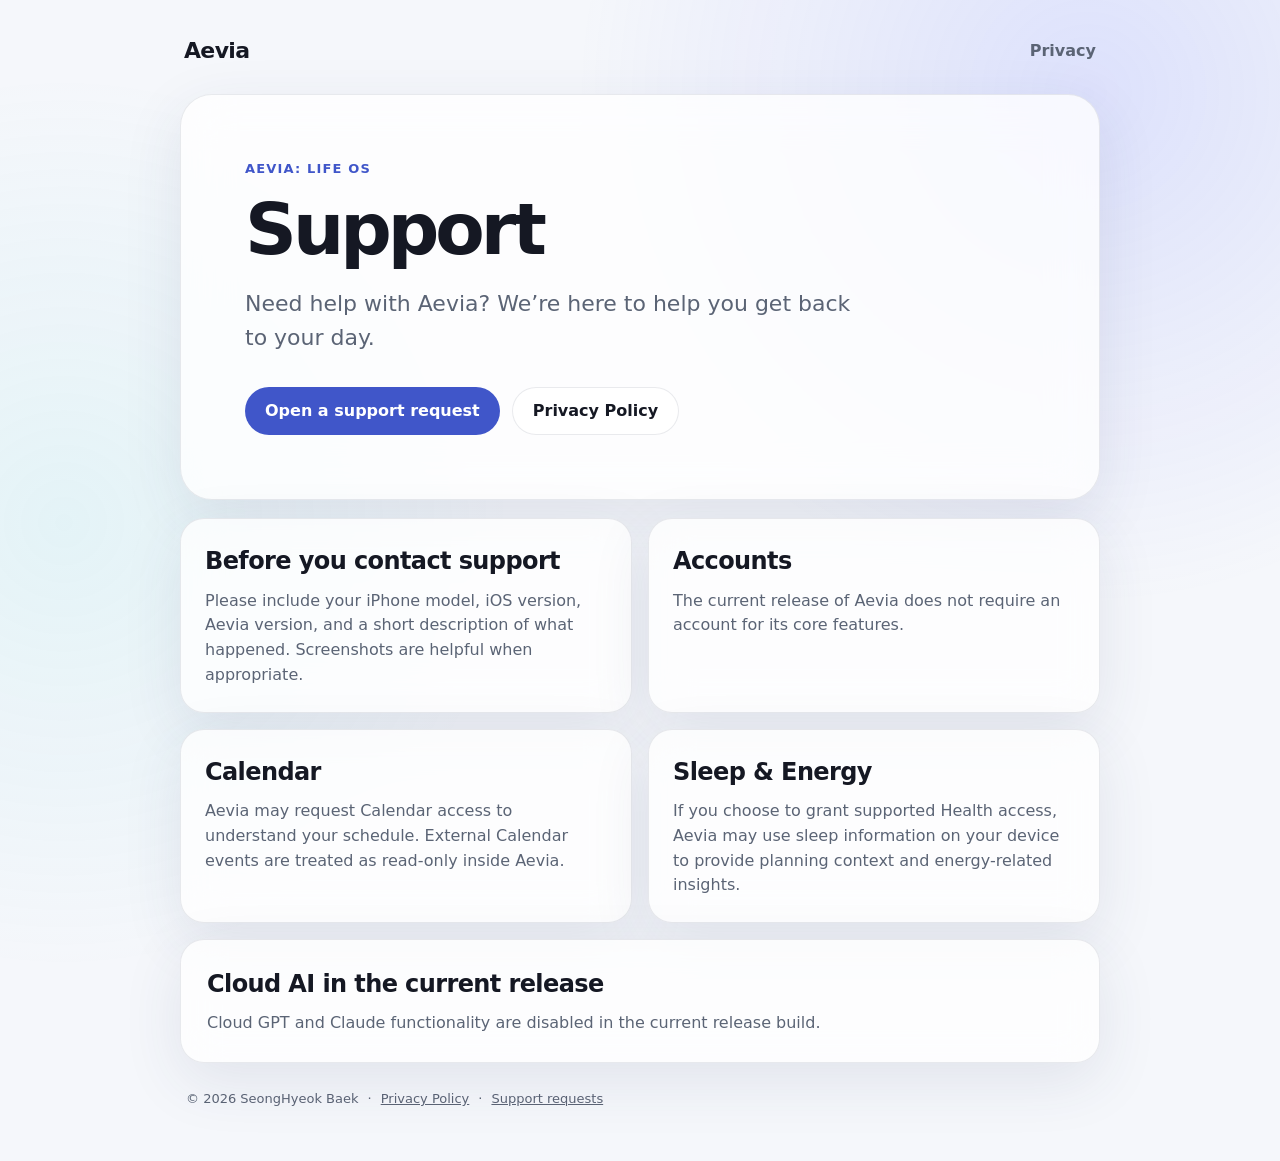
<file: index.html>
<!doctype html>
<html lang="en">
<head>
  <meta charset="utf-8">
  <meta name="viewport" content="width=device-width, initial-scale=1, viewport-fit=cover">
  <title>Aevia Support</title>
  <meta name="description" content="Support for Aevia: Life OS.">
  <link rel="stylesheet" href="styles.css">
</head>
<body>
  <main class="shell">
    <nav class="nav">
      <a class="brand" href="./">Aevia</a>
      <a href="privacy.html">Privacy</a>
    </nav>

    <section class="hero">
      <p class="eyebrow">Aevia: Life OS</p>
      <h1>Support</h1>
      <p class="lede">Need help with Aevia? We’re here to help you get back to your day.</p>
      <div class="actions">
        <a class="button primary" href="https://github.com/tmdgurqor0-code/Aevia-support/issues/new">Open a support request</a>
        <a class="button secondary" href="privacy.html">Privacy Policy</a>
      </div>
    </section>

    <section class="grid">
      <article class="card">
        <h2>Before you contact support</h2>
        <p>Please include your iPhone model, iOS version, Aevia version, and a short description of what happened. Screenshots are helpful when appropriate.</p>
      </article>

      <article class="card">
        <h2>Accounts</h2>
        <p>The current release of Aevia does not require an account for its core features.</p>
      </article>

      <article class="card">
        <h2>Calendar</h2>
        <p>Aevia may request Calendar access to understand your schedule. External Calendar events are treated as read-only inside Aevia.</p>
      </article>

      <article class="card">
        <h2>Sleep &amp; Energy</h2>
        <p>If you choose to grant supported Health access, Aevia may use sleep information on your device to provide planning context and energy-related insights.</p>
      </article>
    </section>

    <section class="note">
      <h2>Cloud AI in the current release</h2>
      <p>Cloud GPT and Claude functionality are disabled in the current release build.</p>
    </section>

    <footer>
      <span>© 2026 SeongHyeok Baek</span>
      <span>·</span>
      <a href="privacy.html">Privacy Policy</a>
      <span>·</span>
      <a href="https://github.com/tmdgurqor0-code/Aevia-support/issues">Support requests</a>
    </footer>
  </main>
</body>
</html>
</file>
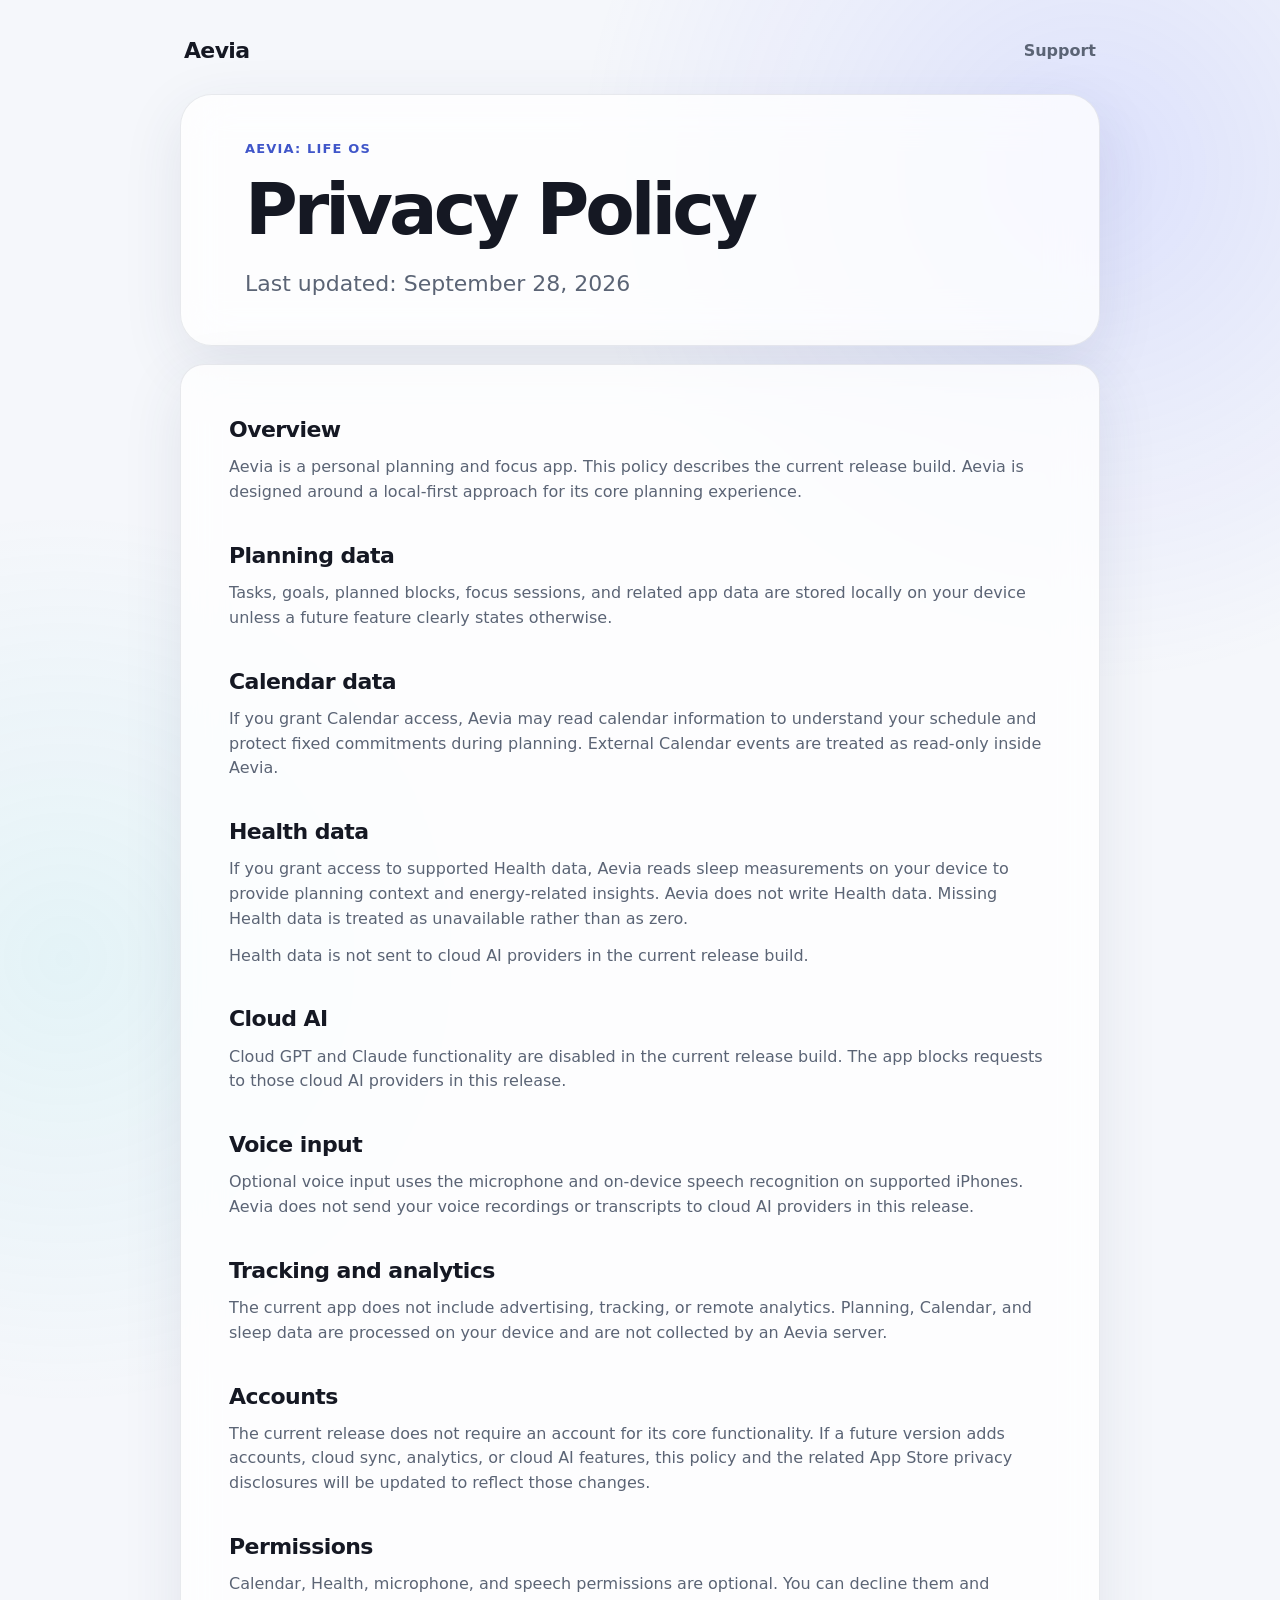
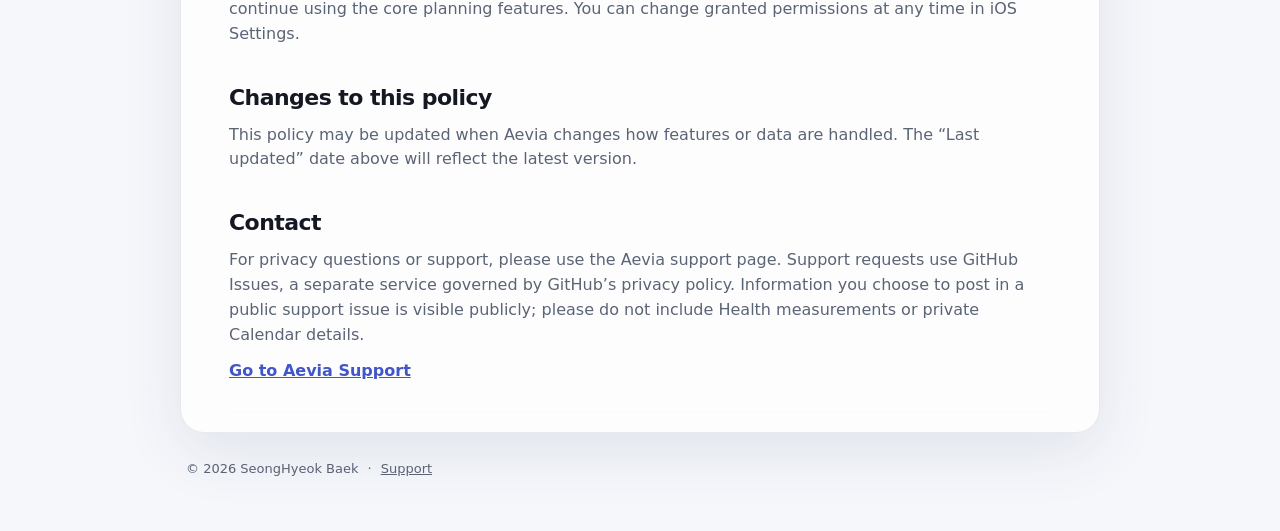
<file: privacy.html>
<!doctype html>
<html lang="en">
<head>
  <meta charset="utf-8">
  <meta name="viewport" content="width=device-width, initial-scale=1, viewport-fit=cover">
  <title>Aevia Privacy Policy</title>
  <meta name="description" content="Privacy Policy for Aevia: Life OS.">
  <link rel="stylesheet" href="styles.css">
</head>
<body>
  <main class="shell">
    <nav class="nav">
      <a class="brand" href="./">Aevia</a>
      <a href="./">Support</a>
    </nav>

    <section class="hero compact">
      <p class="eyebrow">Aevia: Life OS</p>
      <h1>Privacy Policy</h1>
      <p class="lede">Last updated: September 28, 2026</p>
    </section>

    <section class="prose">
      <h2>Overview</h2>
      <p>Aevia is a personal planning and focus app. This policy describes the current release build. Aevia is designed around a local-first approach for its core planning experience.</p>

      <h2>Planning data</h2>
      <p>Tasks, goals, planned blocks, focus sessions, and related app data are stored locally on your device unless a future feature clearly states otherwise.</p>

      <h2>Calendar data</h2>
      <p>If you grant Calendar access, Aevia may read calendar information to understand your schedule and protect fixed commitments during planning. External Calendar events are treated as read-only inside Aevia.</p>

      <h2>Health data</h2>
      <p>If you grant access to supported Health data, Aevia reads sleep measurements on your device to provide planning context and energy-related insights. Aevia does not write Health data. Missing Health data is treated as unavailable rather than as zero.</p>
      <p>Health data is not sent to cloud AI providers in the current release build.</p>

      <h2>Cloud AI</h2>
      <p>Cloud GPT and Claude functionality are disabled in the current release build. The app blocks requests to those cloud AI providers in this release.</p>

      <h2>Voice input</h2>
      <p>Optional voice input uses the microphone and on-device speech recognition on supported iPhones. Aevia does not send your voice recordings or transcripts to cloud AI providers in this release.</p>

      <h2>Tracking and analytics</h2>
      <p>The current app does not include advertising, tracking, or remote analytics. Planning, Calendar, and sleep data are processed on your device and are not collected by an Aevia server.</p>

      <h2>Accounts</h2>
      <p>The current release does not require an account for its core functionality. If a future version adds accounts, cloud sync, analytics, or cloud AI features, this policy and the related App Store privacy disclosures will be updated to reflect those changes.</p>

      <h2>Permissions</h2>
      <p>Calendar, Health, microphone, and speech permissions are optional. You can decline them and continue using the core planning features. You can change granted permissions at any time in iOS Settings.</p>

      <h2>Changes to this policy</h2>
      <p>This policy may be updated when Aevia changes how features or data are handled. The “Last updated” date above will reflect the latest version.</p>

      <h2>Contact</h2>
      <p>For privacy questions or support, please use the Aevia support page. Support requests use GitHub Issues, a separate service governed by GitHub’s privacy policy. Information you choose to post in a public support issue is visible publicly; please do not include Health measurements or private Calendar details.</p>
      <p><a class="inline-link" href="./">Go to Aevia Support</a></p>
    </section>

    <footer>
      <span>© 2026 SeongHyeok Baek</span>
      <span>·</span>
      <a href="./">Support</a>
    </footer>
  </main>
</body>
</html>
</file>
<file: styles.css>
:root {
  color-scheme: light dark;
  --bg: #f5f7fb;
  --surface: rgba(255,255,255,.78);
  --surface-strong: rgba(255,255,255,.94);
  --text: #151823;
  --muted: #5b6475;
  --line: rgba(38,50,76,.10);
  --accent: #4056c9;
  --accent-soft: #e8ebff;
  --shadow: 0 18px 60px rgba(46,59,96,.10);
}
@media (prefers-color-scheme: dark) {
  :root {
    --bg: #0f1118;
    --surface: rgba(28,31,43,.78);
    --surface-strong: rgba(31,35,48,.94);
    --text: #f5f7ff;
    --muted: #aeb6c7;
    --line: rgba(255,255,255,.10);
    --accent: #93a2ff;
    --accent-soft: #20284f;
    --shadow: 0 18px 60px rgba(0,0,0,.22);
  }
}
* { box-sizing: border-box; }
html { background: var(--bg); }
body {
  margin: 0;
  font-family: -apple-system, BlinkMacSystemFont, "SF Pro Text", Inter, system-ui, sans-serif;
  background:
    radial-gradient(circle at 85% 8%, rgba(95,111,255,.16), transparent 32rem),
    radial-gradient(circle at 5% 45%, rgba(73,205,214,.10), transparent 28rem),
    var(--bg);
  color: var(--text);
  line-height: 1.55;
}
a { color: inherit; }
.shell { width: min(920px, calc(100% - 32px)); margin: 0 auto; padding: 20px 0 52px; }
.nav {
  display: flex; align-items: center; justify-content: space-between;
  padding: 14px 4px 26px;
}
.nav a { text-decoration: none; color: var(--muted); font-weight: 600; }
.nav .brand { color: var(--text); font-size: 22px; letter-spacing: -.03em; }
.hero {
  padding: 64px clamp(24px, 6vw, 64px);
  border: 1px solid var(--line);
  background: var(--surface);
  backdrop-filter: blur(24px);
  -webkit-backdrop-filter: blur(24px);
  border-radius: 32px;
  box-shadow: var(--shadow);
}
.hero.compact { padding-top: 44px; padding-bottom: 44px; }
.eyebrow {
  margin: 0 0 14px; color: var(--accent); font-weight: 700;
  font-size: 13px; letter-spacing: .09em; text-transform: uppercase;
}
h1 { margin: 0; font-size: clamp(44px, 8vw, 72px); line-height: 1; letter-spacing: -.055em; }
.lede { max-width: 620px; margin: 22px 0 0; color: var(--muted); font-size: clamp(18px, 3vw, 22px); }
.actions { display: flex; gap: 12px; flex-wrap: wrap; margin-top: 32px; }
.button {
  display: inline-flex; min-height: 48px; align-items: center; justify-content: center;
  padding: 0 20px; border-radius: 999px; font-weight: 700; text-decoration: none;
}
.button.primary { background: var(--accent); color: white; }
.button.secondary { background: var(--surface-strong); border: 1px solid var(--line); color: var(--text); }
.grid {
  display: grid; grid-template-columns: repeat(2, minmax(0, 1fr));
  gap: 16px; margin-top: 18px;
}
.card, .note, .prose {
  border: 1px solid var(--line); background: var(--surface);
  backdrop-filter: blur(20px); -webkit-backdrop-filter: blur(20px);
  border-radius: 24px; box-shadow: var(--shadow);
}
.card { padding: 24px; }
.card h2, .note h2, .prose h2 { margin: 0 0 8px; letter-spacing: -.025em; }
.card p, .note p, .prose p { color: var(--muted); margin: 0; }
.note { padding: 26px; margin-top: 16px; }
.prose { margin-top: 18px; padding: clamp(24px, 5vw, 48px); }
.prose h2 { margin-top: 34px; font-size: 22px; }
.prose h2:first-child { margin-top: 0; }
.prose p + p { margin-top: 12px; }
.inline-link { color: var(--accent); font-weight: 700; }
footer {
  display: flex; flex-wrap: wrap; gap: 9px; align-items: center;
  padding: 26px 6px 0; color: var(--muted); font-size: 13px;
}
footer a { color: var(--muted); }
@media (max-width: 640px) {
  .shell { width: min(100% - 20px, 920px); }
  .hero { padding: 44px 24px; border-radius: 26px; }
  .grid { grid-template-columns: 1fr; }
  h1 { font-size: 48px; }
}
@media (prefers-reduced-transparency: reduce) {
  .hero, .card, .note, .prose { backdrop-filter: none; -webkit-backdrop-filter: none; background: var(--surface-strong); }
}
</file>
